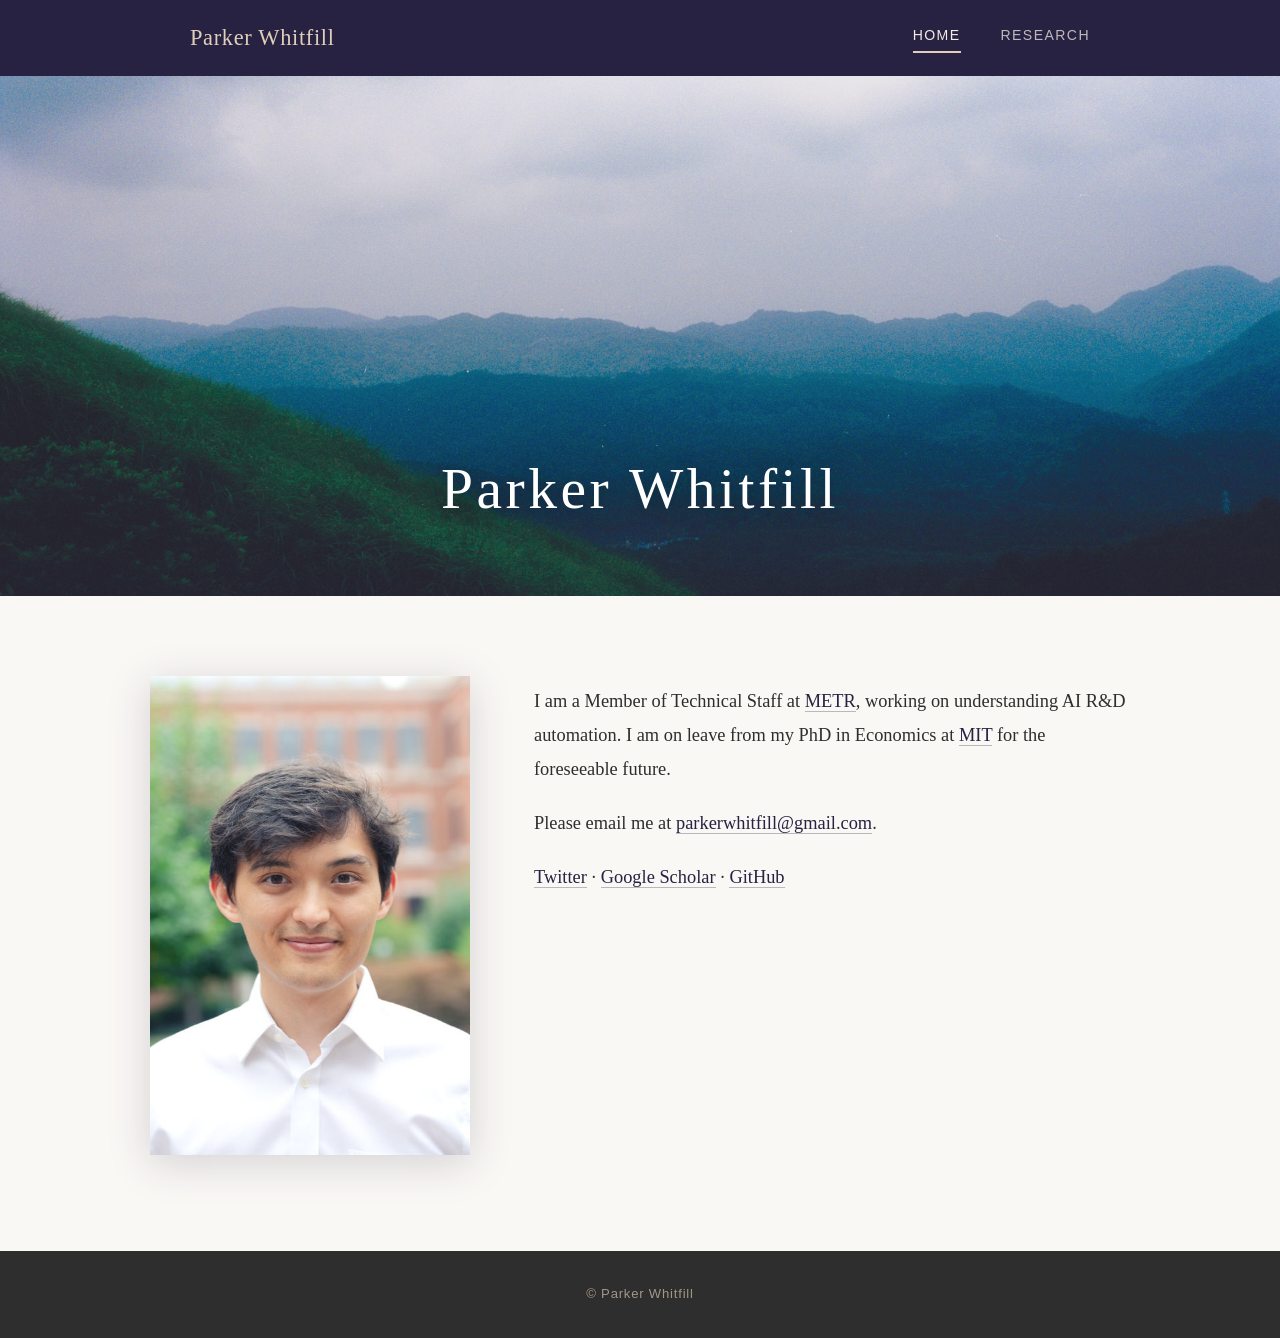
<file: index.html>
<!DOCTYPE html>
<html lang="en">
<head>
    <meta charset="UTF-8">
    <meta name="viewport" content="width=device-width, initial-scale=1.0">
    <title>Parker Whitfill | METR</title>
    <meta name="description" content="Parker Whitfill is a Member of Technical Staff at METR working on understanding AI R&amp;D automation.">
    <meta property="og:title" content="Parker Whitfill | METR">
    <meta property="og:description" content="Parker Whitfill is a Member of Technical Staff at METR working on understanding AI R&amp;D automation.">
    <meta property="og:url" content="https://www.parkerwhitfill.com">
    <meta property="og:type" content="website">
    <meta property="og:image" content="https://www.parkerwhitfill.com/images/headshot.jpg">
    <meta name="twitter:card" content="summary">
    <meta name="twitter:site" content="@whitfill_parker">
    <meta name="twitter:image" content="https://www.parkerwhitfill.com/images/headshot.jpg">
    <link rel="canonical" href="https://www.parkerwhitfill.com/">
    <link rel="stylesheet" href="style.css">
    <script type="application/ld+json">
    {
        "@context": "https://schema.org",
        "@type": "Person",
        "name": "Parker Whitfill",
        "url": "https://www.parkerwhitfill.com",
        "jobTitle": "Member of Technical Staff",
        "affiliation": {
            "@type": "Organization",
            "name": "METR",
            "url": "https://metr.org/"
        },
        "sameAs": [
            "https://x.com/whitfill_parker",
            "https://scholar.google.com/citations?user=tPrNa7kAAAAJ&hl=en",
            "https://github.com/parkerwhitfill"
        ],
        "email": "parkerwhitfill@gmail.com",
        "image": "https://www.parkerwhitfill.com/images/headshot.jpg"
    }
    </script>
</head>
<body>

    <header>
        <div class="header-inner">
            <a href="index.html" class="logo">Parker Whitfill</a>
            <nav>
                <a href="index.html" class="active">Home</a>
                <a href="/research">Research</a>
            </nav>
        </div>
    </header>

    <section class="hero">
        <img src="images/hero-bg.jpg" alt="Green hills and misty mountains" class="hero-img">
        <div class="hero-overlay"></div>
        <div class="hero-content">
            <h1>Parker Whitfill</h1>
        </div>
    </section>

    <main>
        <section class="about">
            <div class="about-inner">
                <div class="about-photo">
                    <img src="images/headshot.jpg" alt="Parker Whitfill">
                </div>
                <div class="about-text">
                    <p>I am a Member of Technical Staff at <a href="https://metr.org/" target="_blank">METR</a>, working on understanding AI R&amp;D automation. I am on leave from my PhD in Economics at <a href="https://economics.mit.edu/" target="_blank">MIT</a> for the foreseeable future.</p>
                    <p>Please email me at <a href="mailto:parkerwhitfill@gmail.com">parkerwhitfill@gmail.com</a>.</p>
                    <p>
                        <a href="https://x.com/whitfill_parker" target="_blank">Twitter</a> &middot;
                        <a href="https://scholar.google.com/citations?user=tPrNa7kAAAAJ&hl=en" target="_blank">Google Scholar</a> &middot;
                        <a href="https://github.com/parkerwhitfill" target="_blank">GitHub</a>
                    </p>
                </div>
            </div>
        </section>
    </main>

    <footer>
        <div class="footer-inner">
            <p>&copy; Parker Whitfill</p>
        </div>
    </footer>

</body>
</html>
</file>
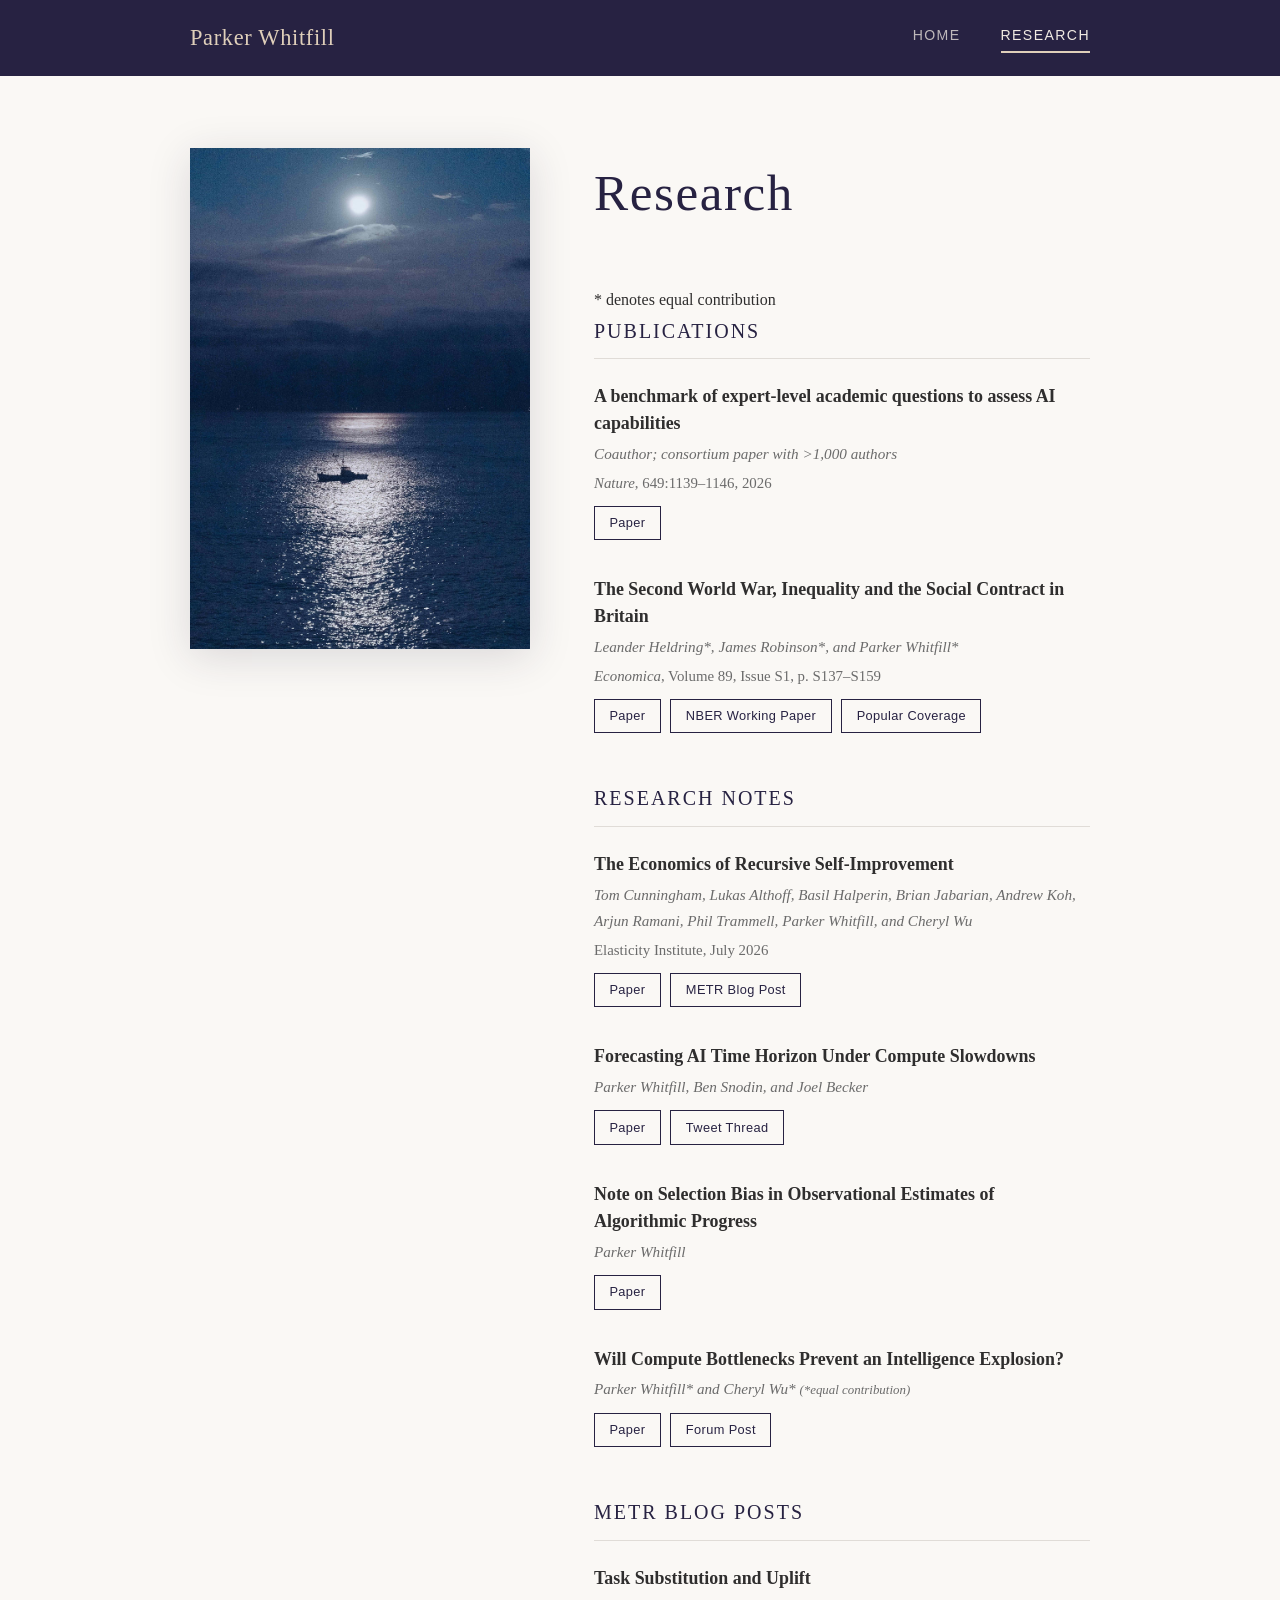
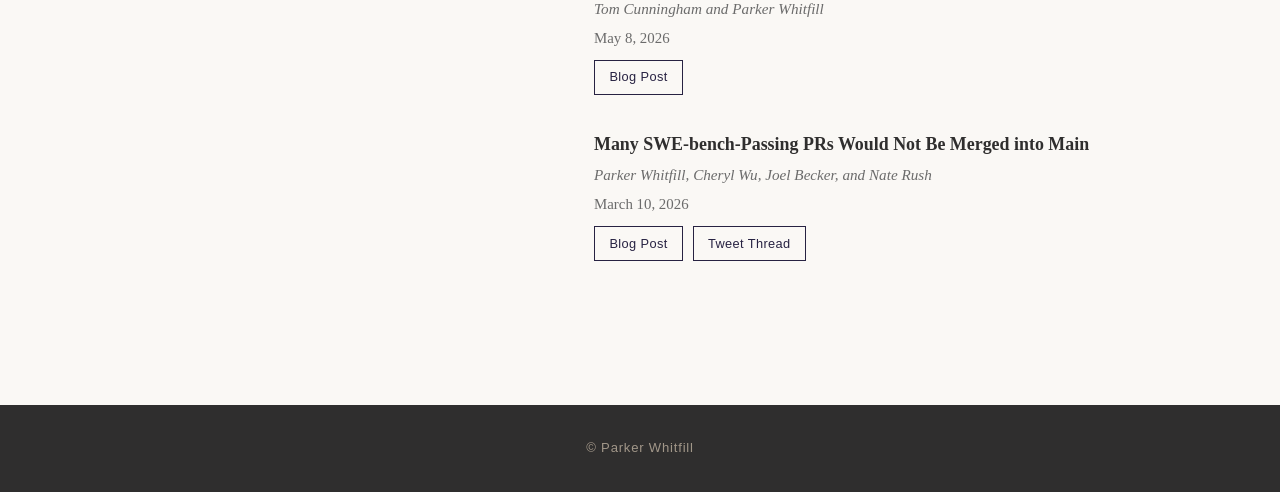
<file: research/index.html>
<!DOCTYPE html>
<html lang="en">
<head>
    <meta charset="UTF-8">
    <meta name="viewport" content="width=device-width, initial-scale=1.0">
    <title>Research | Parker Whitfill</title>
    <meta name="description" content="Research papers and works in progress for Parker Whitfill.">
    <meta property="og:title" content="Research | Parker Whitfill">
    <meta property="og:description" content="Research papers and works in progress for Parker Whitfill.">
    <meta property="og:url" content="https://www.parkerwhitfill.com/research">
    <meta property="og:type" content="website">
    <meta property="og:image" content="https://www.parkerwhitfill.com/images/headshot.jpg">
    <meta name="twitter:card" content="summary">
    <meta name="twitter:site" content="@whitfill_parker">
    <meta name="twitter:image" content="https://www.parkerwhitfill.com/images/headshot.jpg">
    <link rel="canonical" href="https://www.parkerwhitfill.com/research">
    <link rel="stylesheet" href="/style.css">
</head>
<body>

    <header>
        <div class="header-inner">
            <a href="/" class="logo">Parker Whitfill</a>
            <nav>
                <a href="/">Home</a>
                <a href="/research" class="active">Research</a>
            </nav>
        </div>
    </header>

    <main class="research-page">
        <div class="research-layout">

            <div class="research-sidebar">
                <img src="/images/moon-road.jpg" alt="Moonlit sea" class="sidebar-image">
            </div>

            <div class="research-content">
                <h1>Research</h1>
                <p class="authors">* denotes equal contribution</p>

                <section class="research-category">
                    <h2>Publications</h2>

                    <div class="paper">
                        <h3>A benchmark of expert-level academic questions to assess AI capabilities</h3>
                        <p class="authors">Coauthor; consortium paper with &gt;1,000 authors</p>
                        <p class="venue"><em>Nature</em>, 649:1139&ndash;1146, 2026</p>
                        <div class="paper-links">
                            <a href="https://www.nature.com/articles/s41586-025-09962-4" target="_blank">Paper</a>
                        </div>
                    </div>
                    <div class="paper">
                        <h3>The Second World War, Inequality and the Social Contract in Britain</h3>
                        <p class="authors">Leander Heldring*, James Robinson*, and Parker Whitfill*</p>
                        <p class="venue"><em>Economica</em>, Volume 89, Issue S1, p. S137&ndash;S159</p>
                        <div class="paper-links">
                            <a href="https://onlinelibrary.wiley.com/doi/full/10.1111/ecca.12419" target="_blank">Paper</a>
                            <a href="https://www.nber.org/papers/w29677" target="_blank">NBER Working Paper</a>
                            <a href="https://marginalrevolution.com/marginalrevolution/2022/01/monday-assorted-links-341.html" target="_blank">Popular Coverage</a>
                        </div>
                    </div>
                </section>

                <section class="research-category">
                    <h2>Research Notes</h2>

                    <div class="paper">
                        <h3>The Economics of Recursive Self-Improvement</h3>
                        <p class="authors">Tom Cunningham, Lukas Althoff, Basil Halperin, Brian Jabarian, Andrew Koh, Arjun Ramani, Phil Trammell, Parker Whitfill, and Cheryl Wu</p>
                        <p class="venue">Elasticity Institute, July 2026</p>
                        <div class="paper-links">
                            <a href="https://elasticity.institute/rsi-paper.pdf" target="_blank">Paper</a>
                            <a href="https://metr.org/notes/2026-07-22-economics-of-recursive-self-improvement/" target="_blank">METR Blog Post</a>
                        </div>
                    </div>

                    <div class="paper">
                        <h3>Forecasting AI Time Horizon Under Compute Slowdowns</h3>
                        <p class="authors">Parker Whitfill, Ben Snodin, and Joel Becker</p>
                        <div class="paper-links">
                            <a href="https://joel-becker.com/images/publications/forecasting_time_horizon_under_compute_slowdown.pdf" target="_blank">Paper</a>
                            <a href="https://x.com/joel_bkr/status/1993023436541903155" target="_blank">Tweet Thread</a>
                        </div>
                    </div>

                    <div class="paper">
                        <h3>Note on Selection Bias in Observational Estimates of Algorithmic Progress</h3>
                        <p class="authors">Parker Whitfill</p>
                        <div class="paper-links">
                            <a href="https://arxiv.org/abs/2508.11033" target="_blank">Paper</a>
                        </div>
                    </div>

                    <div class="paper">
                        <h3>Will Compute Bottlenecks Prevent an Intelligence Explosion?</h3>
                        <p class="authors">Parker Whitfill* and Cheryl Wu* <span style="font-size: 0.85em;">(*equal contribution)</span></p>
                        <div class="paper-links">
                            <a href="https://arxiv.org/abs/2507.23181" target="_blank">Paper</a>
                            <a href="https://forum.effectivealtruism.org/posts/xoX936hEvpxToeuLw/estimating-the-substitutability-between-compute-and" target="_blank">Forum Post</a>
                        </div>
                    </div>
                </section>

                <section class="research-category">
                    <h2>METR Blog Posts</h2>

                    <div class="paper">
                        <h3>Task Substitution and Uplift</h3>
                        <p class="authors">Tom Cunningham and Parker Whitfill</p>
                        <p class="venue">May 8, 2026</p>
                        <div class="paper-links">
                            <a href="https://metr.org/blog/2026-05-08-task-substitution-and-uplift/" target="_blank">Blog Post</a>
                        </div>
                    </div>

                    <div class="paper">
                        <h3>Many SWE-bench-Passing PRs Would Not Be Merged into Main</h3>
                        <p class="authors">Parker Whitfill, Cheryl Wu, Joel Becker, and Nate Rush</p>
                        <p class="venue">March 10, 2026</p>
                        <div class="paper-links">
                            <a href="https://metr.org/notes/2026-03-10-many-swe-bench-passing-prs-would-not-be-merged-into-main/" target="_blank">Blog Post</a>
                            <a href="https://x.com/whitfill_parker/status/2031408266660503743" target="_blank">Tweet Thread</a>
                        </div>
                    </div>
                </section>

            </div>
        </div>
    </main>

    <footer>
        <div class="footer-inner">
            <p>&copy; Parker Whitfill</p>
        </div>
    </footer>

</body>
</html>
</file>
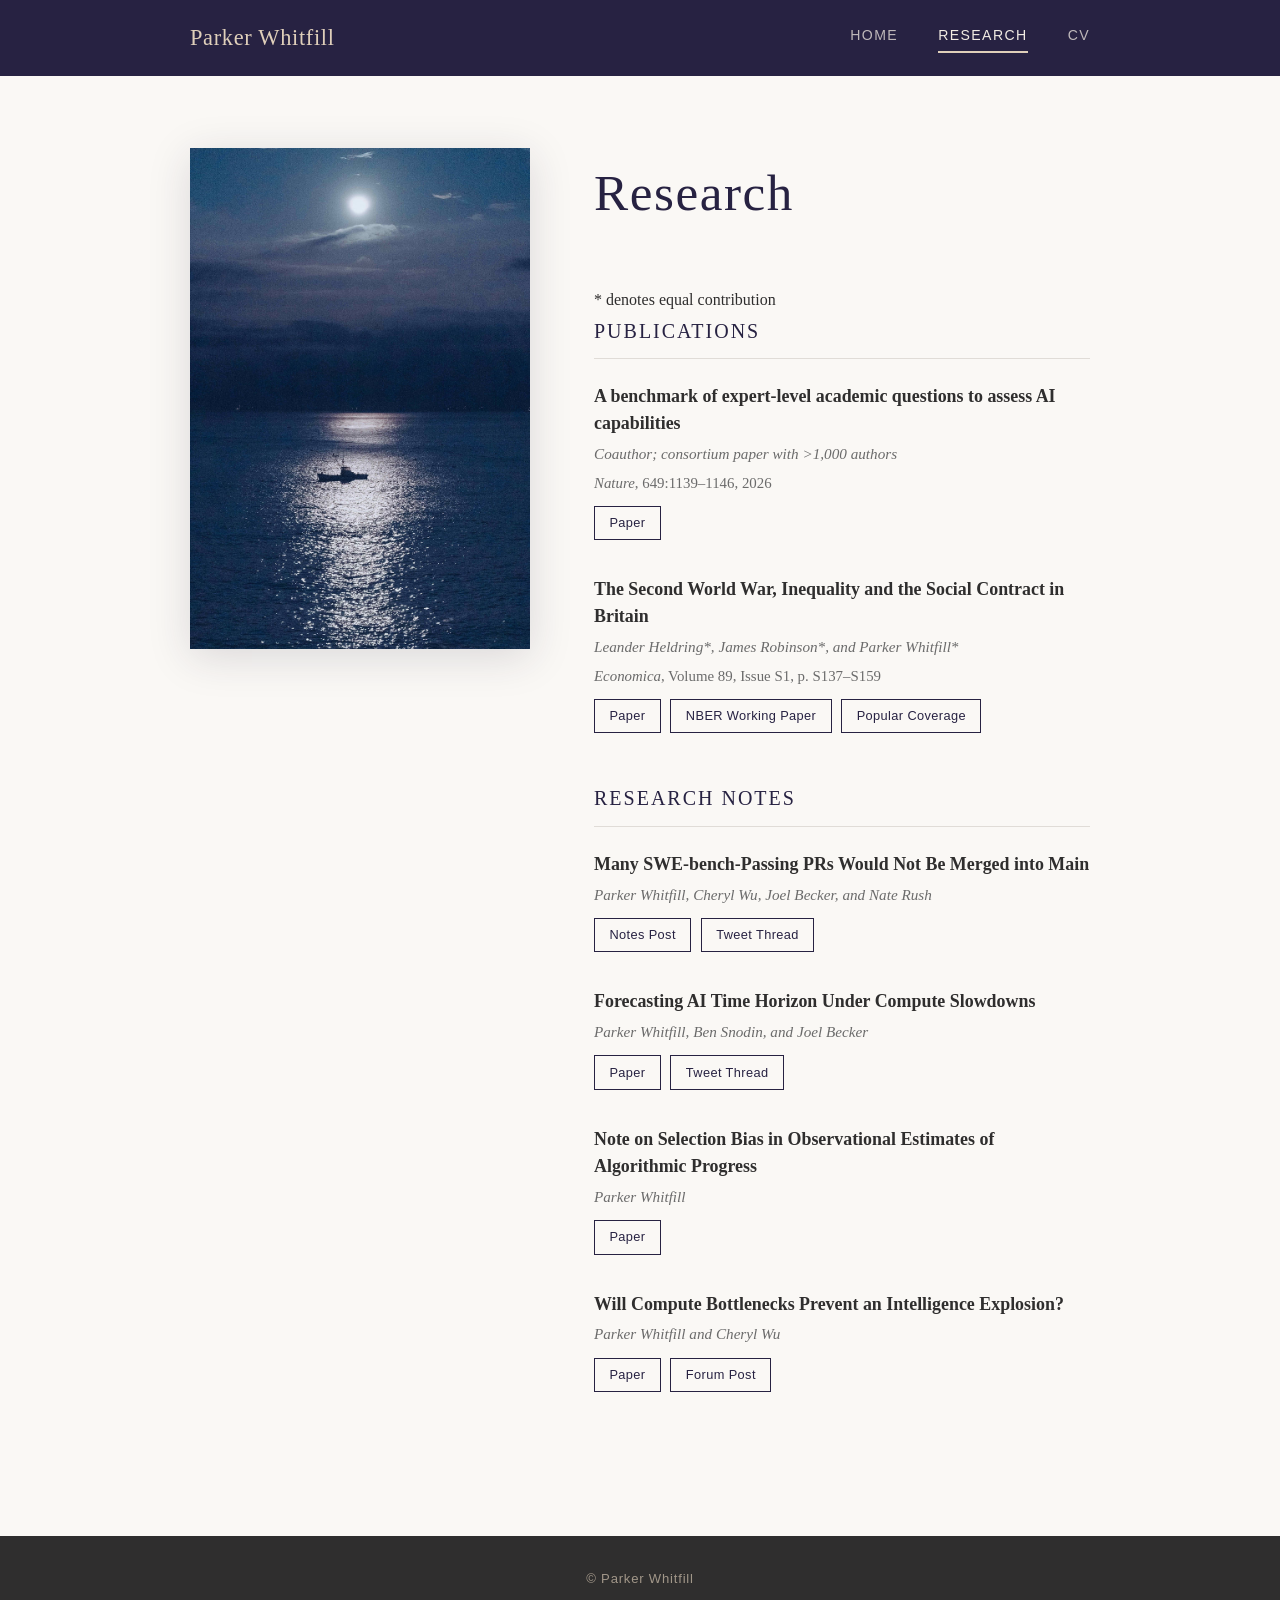
<file: research.html>
<!DOCTYPE html>
<html lang="en">
<head>
    <meta charset="UTF-8">
    <meta name="viewport" content="width=device-width, initial-scale=1.0">
    <title>Research | Parker Whitfill</title>
    <meta name="description" content="Research papers and works in progress for Parker Whitfill.">
    <meta property="og:title" content="Research | Parker Whitfill">
    <meta property="og:description" content="Research papers and works in progress for Parker Whitfill.">
    <meta property="og:url" content="https://www.parkerwhitfill.com/research">
    <meta property="og:type" content="website">
    <meta property="og:image" content="https://www.parkerwhitfill.com/images/headshot.jpg">
    <meta name="twitter:card" content="summary">
    <meta name="twitter:site" content="@whitfill_parker">
    <meta name="twitter:image" content="https://www.parkerwhitfill.com/images/headshot.jpg">
    <link rel="stylesheet" href="style.css">
</head>
<body>

    <header>
        <div class="header-inner">
            <a href="index.html" class="logo">Parker Whitfill</a>
            <nav>
                <a href="index.html">Home</a>
                <a href="research.html" class="active">Research</a>
                <a href="cv.pdf" target="_blank">CV</a>
            </nav>
        </div>
    </header>

    <main class="research-page">
        <div class="research-layout">

            <div class="research-sidebar">
                <img src="images/moon-road.jpg" alt="Moonlit sea" class="sidebar-image">
            </div>

            <div class="research-content">
                <h1>Research</h1>
                <p class="authors">* denotes equal contribution</p>

                <section class="research-category">
                    <h2>Publications</h2>

                    <div class="paper">
                        <h3>A benchmark of expert-level academic questions to assess AI capabilities</h3>
                        <p class="authors">Coauthor; consortium paper with &gt;1,000 authors</p>
                        <p class="venue"><em>Nature</em>, 649:1139&ndash;1146, 2026</p>
                        <div class="paper-links">
                            <a href="https://www.nature.com/articles/s41586-025-09962-4" target="_blank">Paper</a>
                        </div>
                    </div>
                    <div class="paper">
                        <h3>The Second World War, Inequality and the Social Contract in Britain</h3>
                        <p class="authors">Leander Heldring*, James Robinson*, and Parker Whitfill*</p>
                        <p class="venue"><em>Economica</em>, Volume 89, Issue S1, p. S137&ndash;S159</p>
                        <div class="paper-links">
                            <a href="https://onlinelibrary.wiley.com/doi/full/10.1111/ecca.12419" target="_blank">Paper</a>
                            <a href="https://www.nber.org/papers/w29677" target="_blank">NBER Working Paper</a>
                            <a href="https://marginalrevolution.com/marginalrevolution/2022/01/monday-assorted-links-341.html" target="_blank">Popular Coverage</a>
                        </div>
                    </div>
                </section>

                <section class="research-category">
                    <h2>Research Notes</h2>

                    <div class="paper">
                        <h3>Many SWE-bench-Passing PRs Would Not Be Merged into Main</h3>
                        <p class="authors">Parker Whitfill, Cheryl Wu, Joel Becker, and Nate Rush</p>
                        <div class="paper-links">
                            <a href="https://metr.org/notes/2026-03-10-many-swe-bench-passing-prs-would-not-be-merged-into-main/" target="_blank">Notes Post</a>
                            <a href="https://x.com/whitfill_parker/status/2031408266660503743" target="_blank">Tweet Thread</a>
                        </div>
                    </div>

                    <div class="paper">
                        <h3>Forecasting AI Time Horizon Under Compute Slowdowns</h3>
                        <p class="authors">Parker Whitfill, Ben Snodin, and Joel Becker</p>
                        <div class="paper-links">
                            <a href="https://joel-becker.com/images/publications/forecasting_time_horizon_under_compute_slowdown.pdf" target="_blank">Paper</a>
                            <a href="https://x.com/joel_bkr/status/1993023436541903155" target="_blank">Tweet Thread</a>
                        </div>
                    </div>

                    <div class="paper">
                        <h3>Note on Selection Bias in Observational Estimates of Algorithmic Progress</h3>
                        <p class="authors">Parker Whitfill</p>
                        <div class="paper-links">
                            <a href="https://arxiv.org/abs/2508.11033" target="_blank">Paper</a>
                        </div>
                    </div>

                    <div class="paper">
                        <h3>Will Compute Bottlenecks Prevent an Intelligence Explosion?</h3>
                        <p class="authors">Parker Whitfill and Cheryl Wu</p>
                        <div class="paper-links">
                            <a href="https://arxiv.org/abs/2507.23181" target="_blank">Paper</a>
                            <a href="https://forum.effectivealtruism.org/posts/xoX936hEvpxToeuLw/estimating-the-substitutability-between-compute-and" target="_blank">Forum Post</a>
                        </div>
                    </div>
                </section>

            </div>
        </div>
    </main>

    <footer>
        <div class="footer-inner">
            <p>&copy; Parker Whitfill</p>
        </div>
    </footer>

</body>
</html>
</file>
<file: style.css>
/* ===== Reset ===== */
*, *::before, *::after {
    margin: 0;
    padding: 0;
    box-sizing: border-box;
}

:root {
    --primary: #272242;
    --cream: #dfcfba;
    --cream-light: #f1ebe3;
    --bg: #faf8f5;
    --text: #2f2e2e;
    --text-light: #6b6b6b;
    --border: #e0dcd7;
    --footer-bg: #2f2e2e;
}

html {
    scroll-behavior: smooth;
}

body {
    font-family: "Times New Roman", Times, Georgia, serif;
    color: var(--text);
    background: var(--bg);
    line-height: 1.75;
    min-height: 100vh;
    display: flex;
    flex-direction: column;
}

a {
    color: var(--primary);
    text-decoration: none;
    transition: color 0.25s ease, opacity 0.25s ease;
}

a:hover {
    opacity: 0.7;
}

/* ===== Header ===== */
header {
    background: var(--primary);
    position: sticky;
    top: 0;
    z-index: 100;
}

.header-inner {
    max-width: 980px;
    margin: 0 auto;
    padding: 1.15rem 2.5rem;
    display: flex;
    justify-content: space-between;
    align-items: center;
}

.logo {
    color: var(--cream) !important;
    font-size: 1.4rem;
    font-weight: normal;
    letter-spacing: 0.03em;
}

.logo:hover {
    opacity: 0.85 !important;
}

nav {
    display: flex;
    gap: 2.5rem;
}

nav a {
    color: rgba(241, 235, 227, 0.75);
    font-family: Helvetica, Arial, sans-serif;
    font-size: 0.88rem;
    letter-spacing: 0.1em;
    text-transform: uppercase;
    padding-bottom: 4px;
    border-bottom: 2px solid transparent;
    transition: color 0.25s ease, border-color 0.25s ease;
}

nav a:hover {
    color: var(--cream-light);
    opacity: 1;
    border-bottom-color: rgba(223, 207, 186, 0.4);
}

nav a.active {
    color: var(--cream-light);
    border-bottom-color: var(--cream);
}

/* ===== Hero ===== */
.hero {
    position: relative;
    width: 100%;
    height: 520px;
    overflow: hidden;
}

.hero-img {
    position: absolute;
    inset: 0;
    width: 100%;
    height: 100%;
    object-fit: cover;
    object-position: center 40%;
}

.hero-overlay {
    position: absolute;
    inset: 0;
    background: linear-gradient(
        to bottom,
        rgba(39, 34, 62, 0.10) 0%,
        rgba(39, 34, 62, 0.40) 100%
    );
}

.hero-content {
    position: absolute;
    inset: 0;
    display: flex;
    align-items: flex-end;
    justify-content: center;
    padding-bottom: 3.5rem;
    z-index: 1;
}

.hero h1 {
    color: #fff;
    font-size: 3.6rem;
    font-weight: normal;
    letter-spacing: 0.06em;
    text-shadow: 0 2px 20px rgba(0, 0, 0, 0.35);
}

/* ===== About ===== */
.about {
    padding: 5rem 2.5rem 6rem;
}

.about-inner {
    max-width: 980px;
    margin: 0 auto;
    display: grid;
    grid-template-columns: 320px 1fr;
    gap: 4rem;
    align-items: start;
}

.about-photo img {
    width: 100%;
    display: block;
    box-shadow: 0 8px 40px rgba(39, 34, 62, 0.18);
}

.about-text {
    padding-top: 0.5rem;
}

.about-text p {
    font-size: 1.15rem;
    margin-bottom: 1.25rem;
    color: var(--text);
    line-height: 1.85;
}

.about-text a {
    color: var(--primary);
    border-bottom: 1px solid rgba(39, 34, 62, 0.3);
    transition: border-color 0.25s ease;
}

.about-text a:hover {
    border-bottom-color: var(--primary);
    opacity: 1;
}

/* ===== Research Page ===== */
.research-page {
    flex: 1;
}

.research-layout {
    max-width: 980px;
    margin: 0 auto;
    display: grid;
    grid-template-columns: 340px 1fr;
    gap: 4rem;
    padding: 4.5rem 2.5rem 6rem;
    align-items: start;
}

.sidebar-image {
    width: 100%;
    display: block;
    box-shadow: 0 8px 40px rgba(39, 34, 62, 0.15);
}

.research-content h1 {
    font-size: 3.2rem;
    font-weight: normal;
    color: var(--primary);
    margin-bottom: 3rem;
    letter-spacing: 0.03em;
}

.research-category {
    margin-bottom: 3rem;
}

.research-category h2 {
    font-size: 1.25rem;
    font-weight: normal;
    color: var(--primary);
    letter-spacing: 0.1em;
    text-transform: uppercase;
    margin-bottom: 1.5rem;
    padding-bottom: 0.6rem;
    border-bottom: 1px solid var(--border);
}

.paper {
    margin-bottom: 2.25rem;
}

.paper:last-child {
    margin-bottom: 0;
}

.paper h3 {
    font-size: 1.12rem;
    font-weight: bold;
    color: var(--text);
    margin-bottom: 0.25rem;
    line-height: 1.5;
}

.paper .authors {
    font-size: 0.95rem;
    color: var(--text-light);
    font-style: italic;
    margin-bottom: 0.15rem;
}

.paper .venue {
    font-size: 0.93rem;
    color: var(--text-light);
    margin-bottom: 0.5rem;
}

.paper-links {
    display: flex;
    flex-wrap: wrap;
    gap: 0.6rem;
    margin-top: 0.6rem;
}

.paper-links a {
    font-family: Helvetica, Arial, sans-serif;
    font-size: 0.8rem;
    color: var(--primary);
    padding: 0.32rem 0.9rem;
    border: 1px solid var(--primary);
    letter-spacing: 0.03em;
    transition: background 0.25s ease, color 0.25s ease;
}

.paper-links a:hover {
    background: var(--primary);
    color: var(--cream-light);
    opacity: 1;
}

/* ===== Footer ===== */
footer {
    margin-top: auto;
    background: var(--footer-bg);
    padding: 2rem 2.5rem;
    text-align: center;
}

footer p {
    color: var(--cream);
    font-family: Helvetica, Arial, sans-serif;
    font-size: 0.82rem;
    letter-spacing: 0.06em;
    opacity: 0.65;
}

/* ===== Responsive ===== */
@media (max-width: 820px) {
    .header-inner {
        flex-direction: column;
        gap: 0.75rem;
        padding: 1rem 1.5rem;
    }

    nav {
        gap: 1.75rem;
    }

    .hero {
        height: 360px;
    }

    .hero h1 {
        font-size: 2.5rem;
    }

    .about {
        padding: 3rem 1.5rem 4rem;
    }

    .about-inner {
        grid-template-columns: 1fr;
        gap: 2.5rem;
    }

    .about-photo {
        max-width: 280px;
    }

    .research-layout {
        grid-template-columns: 1fr;
        gap: 2.5rem;
        padding: 3rem 1.5rem 4rem;
    }

    .sidebar-image {
        max-width: 280px;
    }

    .research-content h1 {
        font-size: 2.5rem;
    }
}

@media (max-width: 480px) {
    .hero {
        height: 280px;
    }

    .hero h1 {
        font-size: 2rem;
        padding-bottom: 2rem;
    }

    nav a {
        font-size: 0.82rem;
        letter-spacing: 0.06em;
    }

    nav {
        gap: 1.25rem;
    }

    .about-text p {
        font-size: 1.05rem;
    }

    .about-photo {
        max-width: 240px;
    }

    .sidebar-image {
        max-width: 240px;
    }
}
</file>
